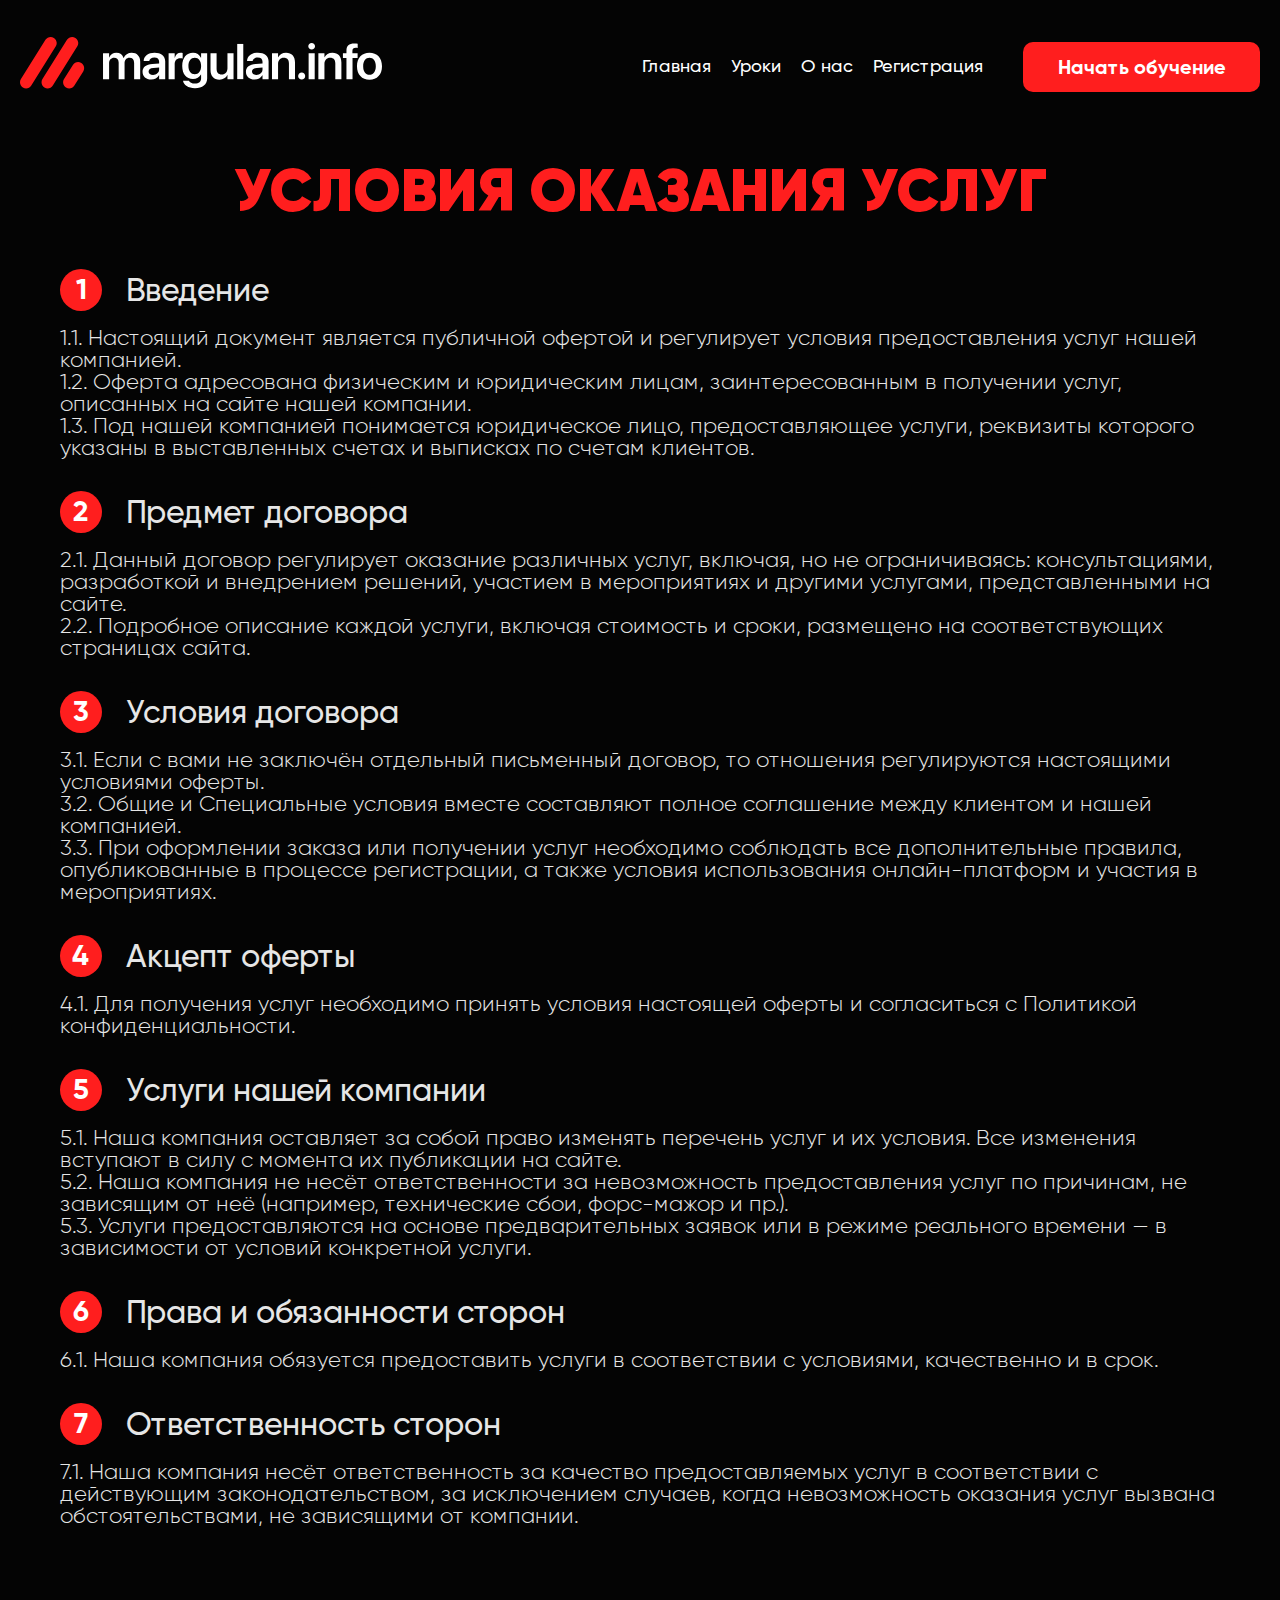
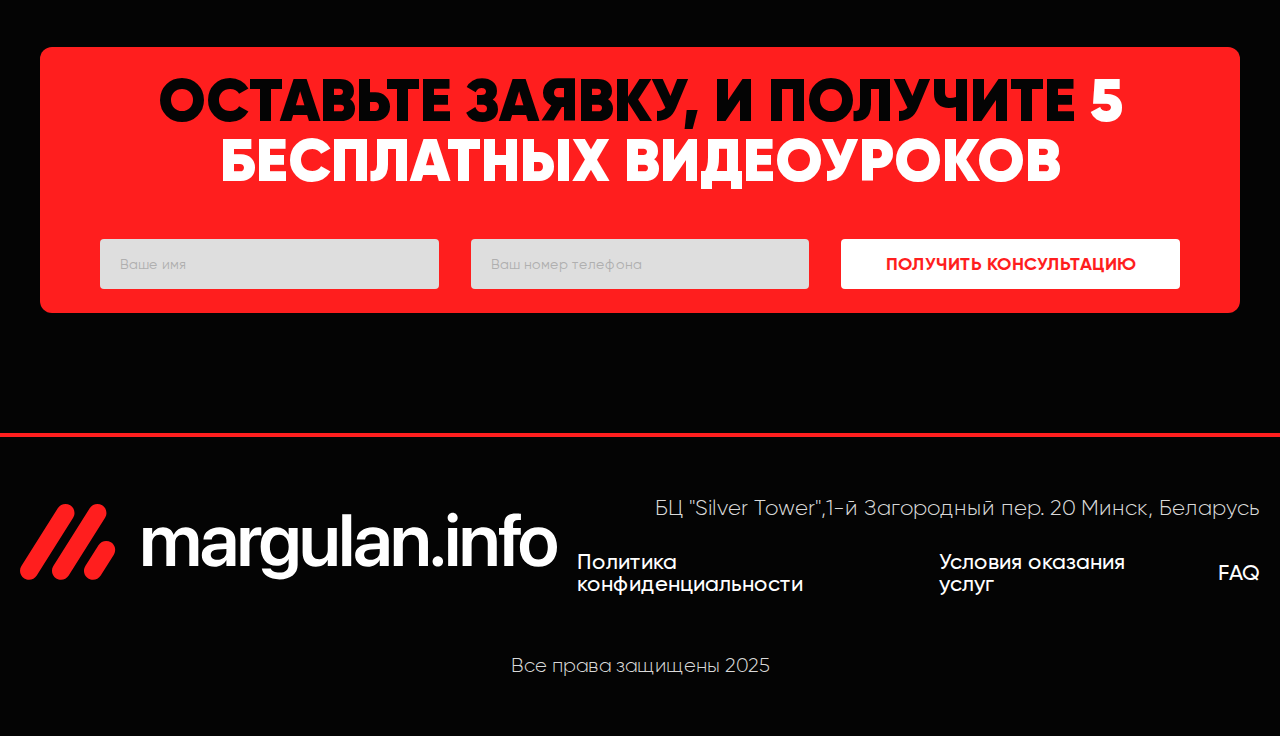
<file: terms-service.html>
<!DOCTYPE html>
<html lang="ru">

<head>
  <meta charset="UTF-8">
  <meta name="viewport" content="width=device-width, initial-scale=1.0">
  <title>Margulan-info</title>
  <!-- Swiper css -->
  <link rel="stylesheet" href="https://cdn.jsdelivr.net/npm/swiper@11/swiper-bundle.min.css" />
  <!-- Swiper css -->
  <!-- favicon -->
  <link rel="icon" href="./images/logo/favicon.svg">
  <!-- favicon -->
  <!-- fonts -->
  <link rel="stylesheet" href="./assets/fonts/Gilroy/stylesheet.css">
  <!-- fonts -->
  <!-- css link -->
  <link rel="stylesheet" href="./assets/scss/style.css">
  <!-- css link -->
</head>

<body>
  <div class="wrapper">

    <!-- header -->
    <header class="header">
      <div class="container">
        <a href="/" class="logo">
          <img src="./assets/images/logo/header_logo.svg" alt="">
        </a>
        <div class="header_right">
          <button class="header_right_close">
            <svg width="24" height="24" viewBox="0 0 18 18" fill="none" xmlns="http://www.w3.org/2000/svg">
              <path d="M14.0625 3.9375L3.9375 14.0625" stroke="#ffffff" stroke-linecap="round" stroke-linejoin="round" />
              <path d="M14.0625 14.0625L3.9375 3.9375" stroke="#ffffff" stroke-linecap="round" stroke-linejoin="round" />
            </svg>
          </button>
          <ul>
            <li>
              <a href="#">
                Главная
              </a>
            </li>
            <li>
              <a href="#contactBlock">
                Уроки
              </a>
            </li>
            <li>
              <a href="./faq.html">
                О нас
              </a>
            </li>
            <li>
              <a href="#">
                Регистрация
              </a>
            </li>
          </ul>
          <button class="red_btn">
            Начать обучение
          </button>
        </div>
        <button class="burger">
          <img src="./assets/images/icons/burger_btn.svg" alt="">
        </button>
      </div>
    </header>
    <!-- header -->

    <!-- main -->
    <main>

      <!-- privacy_policy -->
      <section class="privacy_policy">
        <div class="container">
          <h3>
            Условия оказания услуг
          </h3>
          <div class="privacy_policy_in">
            <div class="privacy_policy_block">
              <h6>
                <span>
                  1
                </span>
                Введение
              </h6>
              <ul>
                <li>
                  1.1. Настоящий документ является публичной офертой и регулирует условия предоставления услуг нашей компанией.
                </li>
                <li>
                  1.2. Оферта адресована физическим и юридическим лицам, заинтересованным в получении услуг, описанных на сайте
                  нашей компании.
                </li>
                <li>
                  1.3. Под нашей компанией понимается юридическое лицо, предоставляющее услуги, реквизиты которого указаны в
                  выставленных счетах и выписках по счетам клиентов.
                </li>
              </ul>
            </div>
            <div class="privacy_policy_block">
              <h6>
                <span>
                  2
                </span>
                Предмет договора
              </h6>
              <ul>
                <li>
                  2.1. Данный договор регулирует оказание различных услуг, включая, но не ограничиваясь: консультациями, разработкой
                  и внедрением решений, участием в мероприятиях и другими услугами, представленными на сайте.
                </li>
                <li>
                  2.2. Подробное описание каждой услуги, включая стоимость и сроки, размещено на соответствующих страницах сайта.
                </li>
              </ul>
            </div>
            <div class="privacy_policy_block">
              <h6>
                <span>
                  3
                </span>
                Условия договора
              </h6>
              <ul>
                <li>
                  3.1. Если с вами не заключён отдельный письменный договор, то отношения регулируются настоящими условиями оферты.
                </li>
                <li>
                  3.2. Общие и Специальные условия вместе составляют полное соглашение между клиентом и нашей компанией.
                </li>
                <li>
                  3.3. При оформлении заказа или получении услуг необходимо соблюдать все дополнительные правила, опубликованные в
                  процессе регистрации, а также условия использования онлайн-платформ и участия в мероприятиях.
                </li>
              </ul>
            </div>
            <div class="privacy_policy_block">
              <h6>
                <span>
                  4
                </span>
                Акцепт оферты
              </h6>
              <ul>
                <li>
                  4.1. Для получения услуг необходимо принять условия настоящей оферты и согласиться с Политикой конфиденциальности.
                </li>
              </ul>
            </div>
            <div class="privacy_policy_block">
              <h6>
                <span>
                  5
                </span>
                Услуги нашей компании
              </h6>
              <ul>
                <li>
                  5.1. Наша компания оставляет за собой право изменять перечень услуг и их условия. Все изменения вступают в силу с
                  момента их публикации на сайте.
                </li>
                <li>
                  5.2. Наша компания не несёт ответственности за невозможность предоставления услуг по причинам, не зависящим от неё
                  (например, технические сбои, форс-мажор и пр.).
                </li>
                <li>
                  5.3. Услуги предоставляются на основе предварительных заявок или в режиме реального времени — в зависимости от
                  условий конкретной услуги.
                </li>
              </ul>
            </div>
            <div class="privacy_policy_block">
              <h6>
                <span>
                  6
                </span>
                Права и обязанности сторон
              </h6>
              <ul>
                <li>
                  6.1. Наша компания обязуется предоставить услуги в соответствии с условиями, качественно и в срок.
                </li>
              </ul>
            </div>
            <div class="privacy_policy_block">
              <h6>
                <span>
                  7
                </span>
                Ответственность сторон
              </h6>
              <ul>
                <li>
                  7.1. Наша компания несёт ответственность за качество предоставляемых услуг в соответствии с действующим
                  законодательством, за исключением случаев, когда невозможность оказания услуг вызвана обстоятельствами, не
                  зависящими от компании.
                </li>
              </ul>
            </div>
          </div>
        </div>
      </section>
      <!-- privacy_policy -->

      <!-- contact -->
      <section class="contact" id="contactBlock">
        <h3>
          Оставьте заявку, и получите
          <span>5 БЕСПЛАТНЫХ видеоуроков</span>
        </h3>
        <form action="#">
          <input type="text" placeholder="Ваше имя">
          <input type="tel" placeholder="Ваш номер телефона">
          <button>
            Получить Консультацию
          </button>
        </form>
      </section>
      <!-- contact -->
  </main>
  <!-- main -->

  <!-- footer -->
  <footer class="footer section-top">
    <div class="container">
      <div class="footer_top">
        <a href="/" class="logo">
          <img src="./assets/images/logo/header_logo.svg" alt="">
        </a>
        <div class="footer_top_right">
          <span>
            БЦ "Silver Tower",1-й Загородный пер. 20 Минск, Беларусь
          </span>
          <ul>
            <li>
              <a href="./privacy-policy.html">
                Политика конфиденциальности
              </a>
            </li>
            <li>
              <a href="./terms-service.html">
                Условия оказания услуг
              </a>
            </li>
            <li>
              <a href="./faq.html">
                FAQ
              </a>
            </li>
          </ul>
        </div>
      </div>
      <span class="end_text">
        Все права защищены 2025
      </span>
    </div>
  </footer>
  <!-- footer -->
  </div>

  <!-- Swiper js -->
  <script src="https://cdn.jsdelivr.net/npm/swiper@11/swiper-bundle.min.js" defer></script>
  <!-- Swiper js -->
  <!-- js file -->
  <script src="./assets/scripts/main.js" defer></script>
  <!-- js file -->
</body>

</html>
</file>
<file: assets/fonts/Gilroy/stylesheet.css>
@font-face {
    font-family: 'Gilroy';
    src: url('Gilroy-ExtraBold.eot');
    src: local('Gilroy ExtraBold'), local('Gilroy-ExtraBold'),
        url('Gilroy-ExtraBold.eot?#iefix') format('embedded-opentype'),
        url('Gilroy-ExtraBold.woff') format('woff'),
        url('Gilroy-ExtraBold.ttf') format('truetype');
    font-weight: 800;
    font-style: normal;
}

@font-face {
    font-family: 'Gilroy';
    src: url('Gilroy-Heavy.eot');
    src: local('Gilroy Heavy'), local('Gilroy-Heavy'),
        url('Gilroy-Heavy.eot?#iefix') format('embedded-opentype'),
        url('Gilroy-Heavy.woff') format('woff'),
        url('Gilroy-Heavy.ttf') format('truetype');
    font-weight: 900;
    font-style: normal;
}

@font-face {
    font-family: 'Gilroy';
    src: url('Gilroy-LightItalic.eot');
    src: local('Gilroy Light Italic'), local('Gilroy-LightItalic'),
        url('Gilroy-LightItalic.eot?#iefix') format('embedded-opentype'),
        url('Gilroy-LightItalic.woff') format('woff'),
        url('Gilroy-LightItalic.ttf') format('truetype');
    font-weight: 300;
    font-style: italic;
}

@font-face {
    font-family: 'Gilroy';
    src: url('Gilroy-ThinItalic.eot');
    src: local('Gilroy Thin Italic'), local('Gilroy-ThinItalic'),
        url('Gilroy-ThinItalic.eot?#iefix') format('embedded-opentype'),
        url('Gilroy-ThinItalic.woff') format('woff'),
        url('Gilroy-ThinItalic.ttf') format('truetype');
    font-weight: 100;
    font-style: italic;
}

@font-face {
    font-family: 'Gilroy';
    src: url('Gilroy-BlackItalic.eot');
    src: local('Gilroy Black Italic'), local('Gilroy-BlackItalic'),
        url('Gilroy-BlackItalic.eot?#iefix') format('embedded-opentype'),
        url('Gilroy-BlackItalic.woff') format('woff'),
        url('Gilroy-BlackItalic.ttf') format('truetype');
    font-weight: 900;
    font-style: italic;
}

@font-face {
    font-family: 'Gilroy';
    src: url('Gilroy-BoldItalic.eot');
    src: local('Gilroy Bold Italic'), local('Gilroy-BoldItalic'),
        url('Gilroy-BoldItalic.eot?#iefix') format('embedded-opentype'),
        url('Gilroy-BoldItalic.woff') format('woff'),
        url('Gilroy-BoldItalic.ttf') format('truetype');
    font-weight: bold;
    font-style: italic;
}

@font-face {
    font-family: 'Gilroy';
    src: url('Gilroy-SemiBold.eot');
    src: local('Gilroy SemiBold'), local('Gilroy-SemiBold'),
        url('Gilroy-SemiBold.eot?#iefix') format('embedded-opentype'),
        url('Gilroy-SemiBold.woff') format('woff'),
        url('Gilroy-SemiBold.ttf') format('truetype');
    font-weight: 600;
    font-style: normal;
}

@font-face {
    font-family: 'Gilroy';
    src: url('Gilroy-UltraLightItalic.eot');
    src: local('Gilroy UltraLight Italic'), local('Gilroy-UltraLightItalic'),
        url('Gilroy-UltraLightItalic.eot?#iefix') format('embedded-opentype'),
        url('Gilroy-UltraLightItalic.woff') format('woff'),
        url('Gilroy-UltraLightItalic.ttf') format('truetype');
    font-weight: 200;
    font-style: italic;
}

@font-face {
    font-family: 'Gilroy';
    src: url('Gilroy-SemiBoldItalic.eot');
    src: local('Gilroy SemiBold Italic'), local('Gilroy-SemiBoldItalic'),
        url('Gilroy-SemiBoldItalic.eot?#iefix') format('embedded-opentype'),
        url('Gilroy-SemiBoldItalic.woff') format('woff'),
        url('Gilroy-SemiBoldItalic.ttf') format('truetype');
    font-weight: 600;
    font-style: italic;
}

@font-face {
    font-family: 'Gilroy';
    src: url('Gilroy-Light.eot');
    src: local('Gilroy Light'), local('Gilroy-Light'),
        url('Gilroy-Light.eot?#iefix') format('embedded-opentype'),
        url('Gilroy-Light.woff') format('woff'),
        url('Gilroy-Light.ttf') format('truetype');
    font-weight: 300;
    font-style: normal;
}

@font-face {
    font-family: 'Gilroy';
    src: url('Gilroy-MediumItalic.eot');
    src: local('Gilroy Medium Italic'), local('Gilroy-MediumItalic'),
        url('Gilroy-MediumItalic.eot?#iefix') format('embedded-opentype'),
        url('Gilroy-MediumItalic.woff') format('woff'),
        url('Gilroy-MediumItalic.ttf') format('truetype');
    font-weight: 500;
    font-style: italic;
}

@font-face {
    font-family: 'Gilroy';
    src: url('Gilroy-ExtraBoldItalic.eot');
    src: local('Gilroy ExtraBold Italic'), local('Gilroy-ExtraBoldItalic'),
        url('Gilroy-ExtraBoldItalic.eot?#iefix') format('embedded-opentype'),
        url('Gilroy-ExtraBoldItalic.woff') format('woff'),
        url('Gilroy-ExtraBoldItalic.ttf') format('truetype');
    font-weight: 800;
    font-style: italic;
}

@font-face {
    font-family: 'Gilroy';
    src: url('Gilroy-Regular.eot');
    src: local('Gilroy Regular'), local('Gilroy-Regular'),
        url('Gilroy-Regular.eot?#iefix') format('embedded-opentype'),
        url('Gilroy-Regular.woff') format('woff'),
        url('Gilroy-Regular.ttf') format('truetype');
    font-weight: normal;
    font-style: normal;
}

@font-face {
    font-family: 'Gilroy';
    src: url('Gilroy-HeavyItalic.eot');
    src: local('Gilroy Heavy Italic'), local('Gilroy-HeavyItalic'),
        url('Gilroy-HeavyItalic.eot?#iefix') format('embedded-opentype'),
        url('Gilroy-HeavyItalic.woff') format('woff'),
        url('Gilroy-HeavyItalic.ttf') format('truetype');
    font-weight: 900;
    font-style: italic;
}

@font-face {
    font-family: 'Gilroy';
    src: url('Gilroy-Medium.eot');
    src: local('Gilroy Medium'), local('Gilroy-Medium'),
        url('Gilroy-Medium.eot?#iefix') format('embedded-opentype'),
        url('Gilroy-Medium.woff') format('woff'),
        url('Gilroy-Medium.ttf') format('truetype');
    font-weight: 500;
    font-style: normal;
}

@font-face {
    font-family: 'Gilroy';
    src: url('Gilroy-RegularItalic.eot');
    src: local('Gilroy Regular Italic'), local('Gilroy-RegularItalic'),
        url('Gilroy-RegularItalic.eot?#iefix') format('embedded-opentype'),
        url('Gilroy-RegularItalic.woff') format('woff'),
        url('Gilroy-RegularItalic.ttf') format('truetype');
    font-weight: normal;
    font-style: italic;
}

@font-face {
    font-family: 'Gilroy';
    src: url('Gilroy-UltraLight.eot');
    src: local('Gilroy UltraLight'), local('Gilroy-UltraLight'),
        url('Gilroy-UltraLight.eot?#iefix') format('embedded-opentype'),
        url('Gilroy-UltraLight.woff') format('woff'),
        url('Gilroy-UltraLight.ttf') format('truetype');
    font-weight: 200;
    font-style: normal;
}

@font-face {
    font-family: 'Gilroy';
    src: url('Gilroy-Bold.eot');
    src: local('Gilroy Bold'), local('Gilroy-Bold'),
        url('Gilroy-Bold.eot?#iefix') format('embedded-opentype'),
        url('Gilroy-Bold.woff') format('woff'),
        url('Gilroy-Bold.ttf') format('truetype');
    font-weight: bold;
    font-style: normal;
}

@font-face {
    font-family: 'Gilroy';
    src: url('Gilroy-Thin.eot');
    src: local('Gilroy Thin'), local('Gilroy-Thin'),
        url('Gilroy-Thin.eot?#iefix') format('embedded-opentype'),
        url('Gilroy-Thin.woff') format('woff'),
        url('Gilroy-Thin.ttf') format('truetype');
    font-weight: 100;
    font-style: normal;
}

@font-face {
    font-family: 'Gilroy';
    src: url('Gilroy-Black.eot');
    src: local('Gilroy Black'), local('Gilroy-Black'),
        url('Gilroy-Black.eot?#iefix') format('embedded-opentype'),
        url('Gilroy-Black.woff') format('woff'),
        url('Gilroy-Black.ttf') format('truetype');
    font-weight: 900;
    font-style: normal;
}
</file>
<file: assets/scss/style.css>
/*! normalize.css v8.0.1 | MIT License | github.com/necolas/normalize.css */
/* Document
   ========================================================================== */
/**
 * 1. Correct the line height in all browsers.
 * 2. Prevent adjustments of font size after orientation changes in iOS.
 */
html {
  line-height: 1.15; /* 1 */
  -webkit-text-size-adjust: 100%; /* 2 */
}

/* Sections
   ========================================================================== */
/**
 * Remove the margin in all browsers.
 */
body {
  margin: 0;
}

/**
 * Render the `main` element consistently in IE.
 */
main {
  display: block;
}

/**
 * Correct the font size and margin on `h1` elements within `section` and
 * `article` contexts in Chrome, Firefox, and Safari.
 */
h1 {
  font-size: 2em;
}

/* Grouping content
   ========================================================================== */
/**
 * 1. Add the correct box sizing in Firefox.
 * 2. Show the overflow in Edge and IE.
 */
hr {
  box-sizing: content-box; /* 1 */
  height: 0; /* 1 */
  overflow: visible; /* 2 */
}

/**
 * 1. Correct the inheritance and scaling of font size in all browsers.
 * 2. Correct the odd `em` font sizing in all browsers.
 */
pre {
  font-family: monospace, monospace; /* 1 */
  font-size: 1em; /* 2 */
}

/* Text-level semantics
   ========================================================================== */
/**
 * Remove the gray background on active links in IE 10.
 */
a {
  background-color: transparent;
}

/**
 * 1. Remove the bottom border in Chrome 57-
 * 2. Add the correct text decoration in Chrome, Edge, IE, Opera, and Safari.
 */
abbr[title] {
  border-bottom: none; /* 1 */
  text-decoration: underline; /* 2 */
  -webkit-text-decoration: underline dotted;
          text-decoration: underline dotted; /* 2 */
}

/**
 * Add the correct font weight in Chrome, Edge, and Safari.
 */
b,
strong {
  font-weight: bolder;
}

/**
 * 1. Correct the inheritance and scaling of font size in all browsers.
 * 2. Correct the odd `em` font sizing in all browsers.
 */
code,
kbd,
samp {
  font-family: monospace, monospace; /* 1 */
  font-size: 1em; /* 2 */
}

/**
 * Add the correct font size in all browsers.
 */
small {
  font-size: 80%;
}

/**
 * Prevent `sub` and `sup` elements from affecting the line height in
 * all browsers.
 */
sub,
sup {
  font-size: 75%;
  line-height: 0;
  position: relative;
  vertical-align: baseline;
}

sub {
  bottom: -0.25em;
}

sup {
  top: -0.5em;
}

/* Embedded content
   ========================================================================== */
/**
 * Remove the border on images inside links in IE 10.
 */
img {
  border-style: none;
}

/* Forms
   ========================================================================== */
/**
 * 1. Change the font styles in all browsers.
 * 2. Remove the margin in Firefox and Safari.
 */
button,
input,
optgroup,
select,
textarea {
  font-family: inherit; /* 1 */
  font-size: 100%; /* 1 */
  line-height: 1.15; /* 1 */
  margin: 0; /* 2 */
}

/**
 * Show the overflow in IE.
 * 1. Show the overflow in Edge.
 */
button,
input { /* 1 */
  overflow: visible;
}

/**
 * Remove the inheritance of text transform in Edge, Firefox, and IE.
 * 1. Remove the inheritance of text transform in Firefox.
 */
button,
select { /* 1 */
  text-transform: none;
}

/**
 * Correct the inability to style clickable types in iOS and Safari.
 */
button,
[type=button],
[type=reset],
[type=submit] {
  -webkit-appearance: button;
}

/**
 * Remove the inner border and padding in Firefox.
 */
button::-moz-focus-inner,
[type=button]::-moz-focus-inner,
[type=reset]::-moz-focus-inner,
[type=submit]::-moz-focus-inner {
  border-style: none;
  padding: 0;
}

/**
 * Restore the focus styles unset by the previous rule.
 */
button:-moz-focusring,
[type=button]:-moz-focusring,
[type=reset]:-moz-focusring,
[type=submit]:-moz-focusring {
  outline: 1px dotted ButtonText;
}

/**
 * Correct the padding in Firefox.
 */
fieldset {
  padding: 0.35em 0.75em 0.625em;
}

/**
 * 1. Correct the text wrapping in Edge and IE.
 * 2. Correct the color inheritance from `fieldset` elements in IE.
 * 3. Remove the padding so developers are not caught out when they zero out
 *    `fieldset` elements in all browsers.
 */
legend {
  box-sizing: border-box; /* 1 */
  color: inherit; /* 2 */
  display: table; /* 1 */
  max-width: 100%; /* 1 */
  padding: 0; /* 3 */
  white-space: normal; /* 1 */
}

/**
 * Add the correct vertical alignment in Chrome, Firefox, and Opera.
 */
progress {
  vertical-align: baseline;
}

/**
 * Remove the default vertical scrollbar in IE 10+.
 */
textarea {
  overflow: auto;
}

/**
 * 1. Add the correct box sizing in IE 10.
 * 2. Remove the padding in IE 10.
 */
[type=checkbox],
[type=radio] {
  box-sizing: border-box; /* 1 */
  padding: 0; /* 2 */
}

/**
 * Correct the cursor style of increment and decrement buttons in Chrome.
 */
[type=number]::-webkit-inner-spin-button,
[type=number]::-webkit-outer-spin-button {
  height: auto;
}

/**
 * 1. Correct the odd appearance in Chrome and Safari.
 * 2. Correct the outline style in Safari.
 */
[type=search] {
  -webkit-appearance: textfield; /* 1 */
  outline-offset: -2px; /* 2 */
}

/**
 * Remove the inner padding in Chrome and Safari on macOS.
 */
[type=search]::-webkit-search-decoration {
  -webkit-appearance: none;
}

/**
 * 1. Correct the inability to style clickable types in iOS and Safari.
 * 2. Change font properties to `inherit` in Safari.
 */
::-webkit-file-upload-button {
  -webkit-appearance: button; /* 1 */
  font: inherit; /* 2 */
}

/* Interactive
   ========================================================================== */
/*
 * Add the correct display in Edge, IE 10+, and Firefox.
 */
details {
  display: block;
}

/*
 * Add the correct display in all browsers.
 */
summary {
  display: list-item;
}

/* Misc
   ========================================================================== */
/**
 * Add the correct display in IE 10+.
 */
template {
  display: none;
}

/**
 * Add the correct display in IE 10.
 */
[hidden] {
  display: none;
}

.grid-container {
  display: grid;
  grid-template-columns: repeat(4, 1fr);
  gap: 30px;
}
@media (max-width: 1300px) {
  .grid-container {
    grid-template-columns: repeat(3, 1fr);
  }
}
@media (max-width: 993px) {
  .grid-container {
    grid-template-columns: repeat(2, 1fr);
    gap: 20px;
  }
}
@media (max-width: 520px) {
  .grid-container {
    grid-template-columns: 1fr;
  }
}

* {
  margin: 0;
  padding: 0;
  box-sizing: border-box;
  list-style: none;
}

a {
  text-decoration: none;
  color: inherit;
  display: inline-block;
}

img {
  max-width: 100%;
}

span, label {
  display: inline-block;
}

html {
  scroll-behavior: smooth;
}

body {
  font-family: "Gilroy", sans-serif;
  font-style: normal;
  font-display: swap;
  background: #040404;
}

input, textarea {
  outline: none;
  border: 0;
  background: transparent;
}

button {
  border: none;
  cursor: pointer;
  background: transparent;
  outline: 0;
}

address {
  font-style: normal;
}

.wrapper {
  width: 100%;
  overflow: hidden;
}

ul, ol, dl {
  list-style: none;
  padding: 0;
  margin: 0;
}

p, h1, h2, h3, h4, h5, h6 {
  padding: 0;
  margin: 0;
}

.container {
  max-width: 1540px;
  margin: 0 auto;
  padding: 0 20px;
}

.section-top {
  margin-top: 120px;
}
@media (max-width: 1024px) {
  .section-top {
    margin-top: 60px;
  }
}

.section_title {
  font-weight: 1000;
  font-size: 60px;
  line-height: 100%;
  text-align: center;
  text-transform: uppercase;
  color: #FFFFFF;
}
.section_title span {
  color: #FF1E1E;
}
@media (max-width: 1024px) {
  .section_title {
    font-size: 29px;
    line-height: 28px;
  }
}

.red_btn {
  font-weight: 700;
  font-size: 20px;
  line-height: 100%;
  text-align: center;
  display: flex;
  align-items: center;
  justify-content: center;
  padding: 15px;
  border-radius: 10px;
  background: #FF1E1E;
  color: #FFFFFF;
  width: 237px;
  transition: 0.3s ease;
}
.red_btn:hover {
  box-shadow: 0 0 15px #FF1E1E, 0 0 30px #FF1E1E, 0 0 45px rgba(255, 30, 30, 0.8);
  transform: translateY(-2px);
}
.red_btn:active {
  box-shadow: inset 0 0 12px rgba(255, 30, 30, 0.8), 0 0 8px rgba(255, 30, 30, 0.5);
  transform: translateY(1px);
}

.header {
  padding: 37px 0;
}
@media (max-width: 1024px) {
  .header {
    padding: 20px 0;
    position: absolute;
    top: 0;
    width: 100%;
    z-index: 3;
  }
}
.header .container {
  display: flex;
  align-items: center;
  justify-content: space-between;
}
.header .logo {
  width: 362px;
}
@media (max-width: 768px) {
  .header .logo {
    width: 160px;
  }
}
.header .logo img {
  width: 100%;
}
.header_right {
  display: flex;
  align-items: center;
  gap: 140px;
  transition: 0.3s ease;
}
@media (max-width: 1280px) {
  .header_right {
    gap: 40px;
  }
}
@media (max-width: 1024px) {
  .header_right {
    position: fixed;
    left: -100%;
    top: 0;
    height: 100%;
    background: #040404;
    flex-direction: column;
    padding: 60px 20px;
    width: 100%;
    z-index: 8;
  }
}
.header_right_close {
  position: absolute;
  top: 20px;
  right: 20px;
  display: none;
}
@media (max-width: 1024px) {
  .header_right_close {
    display: flex;
  }
}
.header_right.active {
  left: 0;
}
@media (max-width: 480px) {
  .header_right .red_btn {
    width: 100%;
  }
}
.header ul {
  display: flex;
  align-items: center;
  gap: 20px;
}
@media (max-width: 1024px) {
  .header ul {
    flex-direction: column;
  }
}
.header ul a {
  font-weight: 500;
  font-size: 18px;
  line-height: 100%;
  color: #FFFFFF;
  transition: 0.3s ease;
}
.header ul a:hover {
  color: #FF1E1E;
}
.header ul a.active {
  color: #FF1E1E;
}
.header .burger {
  display: none;
}
@media (max-width: 1024px) {
  .header .burger {
    display: flex;
  }
}

.home {
  background: linear-gradient(180deg, #27181D 50%, #FF1E1E 100%);
  padding: 44px 0;
}
@media (max-width: 1024px) {
  .home {
    padding: 0;
  }
}
.home .home_media_img {
  display: none;
}
@media (max-width: 1024px) {
  .home .home_media_img {
    display: block;
    position: absolute;
    z-index: 1;
    left: 0;
    top: 0;
    width: 100%;
    height: 100%;
    -o-object-fit: cover;
       object-fit: cover;
  }
}
.home .container {
  display: flex;
  position: relative;
  padding-right: 500px;
}
@media (max-width: 1024px) {
  .home .container {
    display: block;
    padding-right: 20px;
    padding: 35px 20px;
  }
}
.home_text {
  max-width: 1022px;
}
@media (max-width: 1024px) {
  .home_text {
    max-width: 100%;
    text-align: center;
    padding-top: 406px;
    position: relative;
    z-index: 2;
  }
}
.home_text h1 {
  font-weight: 1000;
  font-size: 72px;
  line-height: 130%;
  text-transform: uppercase;
  color: #FFFFFF;
}
@media (max-width: 1024px) {
  .home_text h1 {
    font-size: 28px;
  }
}
.home_text p {
  margin: 20px 0 36px 0;
  font-weight: 400;
  font-size: 32px;
  line-height: 100%;
  color: #FFFFFF;
}
@media (max-width: 1024px) {
  .home_text p {
    font-size: 20px;
    line-height: 22px;
    margin: 8px 0 30px 0;
  }
}
.home_text .red_btn {
  border-radius: 5px;
  background: #FFFFFF;
  color: #FF1E1E;
  text-transform: uppercase;
}
@media (max-width: 1024px) {
  .home_text .red_btn {
    width: 100%;
  }
}
@media (max-width: 1024px) {
  .home_img {
    display: none;
  }
}
.home_img img {
  position: absolute;
  bottom: -44px;
  right: 20px;
  min-width: 650px;
  display: flex;
  flex-shrink: 0;
}

.result_head {
  margin-bottom: 48px;
}
@media (max-width: 1024px) {
  .result_head {
    margin-bottom: 16px;
  }
}
.result_head p {
  font-weight: 500;
  font-size: 32px;
  line-height: 100%;
  text-align: center;
  color: #FFFFFF;
  margin-top: 16px;
}
@media (max-width: 1024px) {
  .result_head p {
    font-size: 20px;
    margin-top: 12px;
  }
}
.result_blocks {
  display: grid;
  grid-template-columns: repeat(4, 1fr);
  gap: 36px;
  max-width: 1088px;
  margin: auto;
}
@media (max-width: 1024px) {
  .result_blocks {
    gap: 15px;
  }
}
@media (max-width: 768px) {
  .result_blocks {
    grid-template-columns: repeat(2, 1fr);
  }
}
.result_block {
  border: 1px solid #FF1E1E;
  border-radius: 5px;
  padding: 12px;
}
@media (max-width: 1024px) {
  .result_block {
    padding: 5px;
  }
}
.result_block h6 {
  font-weight: 700;
  font-size: 48px;
  line-height: 100%;
  text-align: center;
  color: #FF1E1E;
  margin-bottom: 8px;
}
@media (max-width: 1024px) {
  .result_block h6 {
    font-size: 32px;
    margin-bottom: 4px;
  }
}
.result_block p {
  font-weight: 300;
  font-size: 20px;
  line-height: 100%;
  text-align: center;
  color: #E6E6E6;
}
.result_block p b {
  font-weight: 600;
}
@media (max-width: 1024px) {
  .result_block p {
    font-size: 16px;
  }
}
.result blockquote {
  margin: 28px auto 0 auto;
  margin-top: 28px;
  max-width: 490px;
  font-weight: 300;
  font-size: 20px;
  line-height: 100%;
  color: #263238;
  border-radius: 5px;
  background: #E6E6E6;
  padding: 8px;
  border-left: 2px solid #FF1E1E;
}
@media (max-width: 1024px) {
  .result blockquote {
    margin: 16px auto 0 auto;
    font-size: 16px;
  }
}
.result .red_btn {
  height: 50px;
  border-radius: 5px;
  text-transform: uppercase;
  width: 334px;
  margin: 40px auto 0 auto;
}
@media (max-width: 1024px) {
  .result .red_btn {
    margin: 20px auto 0 auto;
    font-size: 18px;
  }
}
@media (max-width: 480px) {
  .result .red_btn {
    width: 100%;
  }
}

.platform .container {
  max-width: 800px;
}
.platform p {
  font-weight: 500;
  font-size: 32px;
  line-height: 100%;
  text-align: center;
  color: #FFFFFF;
  margin: 12px 0 0 0;
}
@media (max-width: 1024px) {
  .platform p {
    font-size: 20px;
  }
}
.platform_in {
  display: grid;
  grid-template-columns: repeat(2, 1fr);
  gap: 100px 60px;
  margin-top: 48px;
}
@media (max-width: 1024px) {
  .platform_in {
    gap: 32px;
    margin-top: 32px;
  }
}
@media (max-width: 640px) {
  .platform_in {
    grid-template-columns: repeat(1, 1fr);
  }
}
.platform_in h6 {
  font-weight: 700;
  font-size: 28px;
  line-height: 100%;
  color: #FFFFFF;
  display: flex;
  align-items: center;
  gap: 10px;
}
.platform_in h6 span {
  flex-shrink: 0;
  width: 42px;
  height: 42px;
  border-radius: 50%;
  background: #FF1E1E;
  display: flex;
  align-items: center;
  justify-content: center;
  font-weight: 700;
  font-size: 28.88px;
  line-height: 100%;
  color: #FFFFFF;
}
@media (max-width: 1024px) {
  .platform_in h6 span {
    font-size: 22px;
    width: 32px;
    height: 32px;
  }
}
@media (max-width: 1024px) {
  .platform_in h6 {
    font-size: 16px;
  }
}
.platform_in p {
  font-weight: 300;
  font-size: 20px;
  line-height: 100%;
  color: #E6E6E6;
  text-align: left;
  margin-top: 10px;
}
@media (max-width: 1024px) {
  .platform_in p {
    font-size: 16px;
  }
}

.trening_cards {
  display: grid;
  grid-template-columns: repeat(3, 1fr);
  gap: 60px;
  margin-top: 48px;
}
@media (max-width: 1280px) {
  .trening_cards {
    gap: 12px;
  }
}
@media (max-width: 1024px) {
  .trening_cards {
    margin-top: 16px;
    grid-template-columns: repeat(2, 1fr);
  }
}
@media (max-width: 640px) {
  .trening_cards {
    grid-template-columns: repeat(1, 1fr);
  }
}
.trening_card {
  border: 1px solid #FF1E1E;
  border-radius: 5px;
  overflow: hidden;
}
.trening_card_img {
  position: relative;
  width: 332px;
  height: 155px;
  margin: auto;
}
@media (max-width: 1280px) {
  .trening_card_img {
    width: 100%;
  }
}
.trening_card_img::before {
  content: "";
  position: absolute;
  top: 0;
  left: 0;
  width: 100%;
  height: 100%;
  background: rgba(0, 0, 0, 0.5);
}
.trening_card_img img {
  width: 100%;
  height: 100%;
  -o-object-fit: cover;
     object-fit: cover;
}
.trening_card_text {
  padding: 12px;
  margin-top: 4px;
}
.trening_card_text h6 {
  font-weight: 700;
  font-size: 32px;
  line-height: 100%;
  color: #FF1E1E;
  min-height: 64px;
}
@media (max-width: 1024px) {
  .trening_card_text h6 {
    font-size: 20px;
    min-height: 40px;
  }
}
.trening_card_text p {
  font-weight: 300;
  font-size: 20px;
  line-height: 100%;
  color: #FFFFFF;
  margin: 16px 0 12px;
}
@media (max-width: 1024px) {
  .trening_card_text p {
    font-size: 14px;
    margin: 8px 0 12px;
  }
}
.trening_card .play_btn {
  position: absolute;
  top: 50%;
  left: 50%;
  transform: translate(-50%, -50%);
  width: 36px;
  height: 36px;
  border-radius: 50%;
  display: flex;
  align-items: center;
  justify-content: center;
  background: #FF1E1E;
}
.trening_card .play_btn img {
  width: 22px;
  height: 22px;
  -o-object-fit: contain;
     object-fit: contain;
}
.trening_card .red_btn {
  height: 36px;
  width: 100%;
  border-radius: 5px;
  font-size: 18px;
  line-height: 20px;
  padding: 8px;
}

.personal_in {
  display: flex;
  align-items: center;
  justify-content: center;
  gap: 80px;
}
@media (max-width: 1024px) {
  .personal_in {
    gap: 24px;
  }
}
@media (max-width: 768px) {
  .personal_in {
    flex-direction: column;
  }
}
.personal_img {
  width: 355px;
  height: 355px;
  border-radius: 50%;
  overflow: hidden;
  display: flex;
  flex-shrink: 0;
}
.personal_img img {
  width: 100%;
  height: 100%;
  -o-object-fit: cover;
     object-fit: cover;
}
@media (max-width: 768px) {
  .personal_img {
    width: 210px;
    height: 210px;
  }
}
.personal_text {
  max-width: 600px;
}
@media (max-width: 768px) {
  .personal_text {
    max-width: 100%;
  }
}
.personal_text span {
  font-weight: 400;
  font-size: 20px;
  line-height: 100%;
  color: #E6E6E6;
}
@media (max-width: 1024px) {
  .personal_text span {
    font-size: 18px;
  }
}
.personal_text h3 {
  font-weight: 800;
  font-size: 32px;
  line-height: 100%;
  color: #FFFFFF;
  border-bottom: 2px solid #FF1E1E;
  padding-bottom: 20px;
  margin-bottom: 20px;
  margin-top: 8px;
}
@media (max-width: 1024px) {
  .personal_text h3 {
    font-size: 24px;
    padding-bottom: 8px;
  }
}
.personal_text p {
  font-weight: 300;
  font-size: 20px;
  line-height: 100%;
  color: #FEFEFE;
  margin-bottom: 20px;
}
@media (max-width: 1024px) {
  .personal_text p {
    font-size: 16px;
    margin-bottom: 16px;
  }
}
.personal_text blockquote {
  margin-bottom: 32px;
  font-weight: 300;
  font-size: 22px;
  line-height: 100%;
  color: #263238;
  border-radius: 5px;
  background: #E6E6E6;
  position: relative;
  padding: 27px 8px 15px 8px;
}
@media (max-width: 1024px) {
  .personal_text blockquote {
    font-size: 18px;
    padding: 27px 8px;
    margin-bottom: 16px;
  }
}
.personal_text blockquote .icon_one {
  position: absolute;
  left: 8px;
  top: 4px;
}
.personal_text blockquote .icon_two {
  position: absolute;
  right: 8px;
  bottom: 8px;
}
.personal_text a {
  display: flex;
  align-items: center;
  gap: 10px;
  font-weight: 600;
  font-size: 22px;
  line-height: 100%;
  text-decoration: underline;
  color: #FF1E1E;
}
@media (max-width: 1024px) {
  .personal_text a {
    font-size: 20px;
    gap: 16px;
  }
}
@media (max-width: 1024px) {
  .personal_text a svg {
    width: 24px;
    height: 24px;
  }
}

.course .section_title {
  margin-bottom: 48px;
}
@media (max-width: 1024px) {
  .course .section_title {
    margin-bottom: 16px;
  }
}
.course_in {
  display: flex;
  align-items: start;
  justify-content: center;
  gap: 45px;
}
@media (max-width: 1280px) {
  .course_in {
    gap: 66px;
    flex-direction: column;
  }
}
.course .course_media_icon {
  display: none;
}
@media (max-width: 1280px) {
  .course .course_media_icon {
    display: flex;
    position: absolute;
    right: 10px;
    bottom: -110px;
    width: 200px;
    z-index: 2;
  }
}
.course .course_icon {
  margin-top: 30px;
}
@media (max-width: 1280px) {
  .course .course_icon {
    display: none;
  }
}
.course_block {
  position: relative;
  border-radius: 15px;
  padding: 20px 24px;
  max-width: 500px;
}
@media (max-width: 1280px) {
  .course_block {
    max-width: 100%;
    width: 100%;
  }
}
@media (max-width: 1024px) {
  .course_block {
    padding: 20px 10px;
  }
}
.course_block h6 {
  margin-bottom: 24px;
  font-weight: 800;
  font-size: 32px;
  line-height: 100%;
  text-decoration: underline;
}
@media (max-width: 1024px) {
  .course_block h6 {
    font-size: 20px;
    margin-bottom: 12px;
  }
}
.course .line {
  height: 0.5px;
  width: 100%;
  background: #BEBEBE;
  margin: 24px 0;
}
@media (max-width: 1024px) {
  .course .line {
    margin: 12px 0;
  }
}
.course .before {
  background: #FFFFFF;
}
.course .before h6 {
  color: #FF1E1E;
}
.course .after {
  background: #FF1E1E;
}
.course .after h6 {
  color: #FFFFFF;
}
.course .after ul li span {
  font-weight: 700;
  font-size: 20px;
  color: #FFFFFF;
}
@media (max-width: 1024px) {
  .course .after ul li span {
    font-size: 14px;
  }
}
.course ul li {
  display: flex;
  align-items: center;
  gap: 10px;
}
.course ul li span {
  font-weight: 400;
  font-size: 20px;
  line-height: 100%;
  color: #263238;
}
@media (max-width: 1024px) {
  .course ul li span {
    font-size: 14px;
  }
}
.course ul li img {
  width: 24px;
  height: 24px;
  display: flex;
  flex-shrink: 0;
}
.course .red_btn {
  width: 334px;
  border-radius: 5px;
  text-transform: uppercase;
  margin: 40px auto 0 auto;
}
@media (max-width: 1024px) {
  .course .red_btn {
    margin: 20px auto 0 auto;
  }
}
@media (max-width: 480px) {
  .course .red_btn {
    width: 100%;
  }
}

.programm {
  max-width: 1534px;
  margin: 120px auto 0 auto;
  background-image: url("../images/program_bg.jpg");
  background-repeat: no-repeat;
  background-size: cover;
  position: relative;
}
.programm::before {
  content: "";
  position: absolute;
  top: 0;
  left: 0;
  width: 100%;
  height: 100%;
  background: rgba(61, 61, 61, 0.4);
}
.programm_in {
  position: relative;
  z-index: 2;
  padding: 28px 20px;
}
.programm_head {
  max-width: 1000px;
  margin: 0 auto 48px auto;
}
@media (max-width: 1024px) {
  .programm_head {
    margin: 0 auto 16px auto;
    max-width: 600px;
  }
}
.programm_head p {
  font-weight: 500;
  font-size: 32px;
  line-height: 100%;
  text-align: center;
  color: #FFFFFF;
  margin-top: 8px;
}
@media (max-width: 1024px) {
  .programm_head p {
    font-size: 18px;
  }
}
.programm_cards {
  display: grid;
  grid-template-columns: repeat(2, 1fr);
  gap: 60px 48px;
  max-width: 1236px;
  margin: auto;
}
@media (max-width: 1280px) {
  .programm_cards {
    gap: 12px;
  }
}
@media (max-width: 1024px) {
  .programm_cards {
    margin: 16px 0 0 0;
    grid-template-columns: repeat(1, 1fr);
  }
}
.programm_card {
  padding: 24px 20px;
  border-radius: 8px;
  border: 0.5px solid #E6E6E6;
  box-shadow: 0px 4px 4px 0px rgba(0, 0, 0, 0.25);
  background: #040404;
}
@media (max-width: 1024px) {
  .programm_card {
    padding: 12px 8px;
  }
}
.programm_card h6 {
  font-weight: 700;
  font-size: 28px;
  line-height: 100%;
  color: #FF1E1E;
  margin-bottom: 16px;
}
@media (max-width: 1024px) {
  .programm_card h6 {
    font-size: 16px;
    margin-bottom: 12px;
  }
}
.programm_card_text {
  display: flex;
  align-items: start;
  gap: 8px;
}
.programm_card_text img {
  width: 20px;
  height: 20px;
  display: flex;
  flex-shrink: 0;
}
.programm_card p {
  font-weight: 300;
  font-size: 20px;
  line-height: 100%;
  color: #E6E6E6;
}
.programm_card p i {
  display: block;
  font-weight: 600;
  font-style: italic;
}
@media (max-width: 1024px) {
  .programm_card p {
    font-size: 16px;
  }
}

.comment .section_title {
  margin-bottom: 48px;
}
.comment_card {
  padding: 12px;
  border-radius: 7px;
  border: 1px solid #FF1E1E;
}
.comment_card_head {
  display: flex;
  align-items: center;
  gap: 12px;
}
.comment_card_head img {
  width: 67px;
  height: 67px;
  -o-object-fit: cover;
     object-fit: cover;
  display: flex;
  flex-shrink: 0;
  border-radius: 50%;
}
.comment_card_head h3 {
  font-weight: 700;
  font-size: 32px;
  line-height: 100%;
  color: #FF1E1E;
  margin-bottom: 2px;
}
.comment_card_head span {
  font-weight: 300;
  font-size: 22px;
  line-height: 100%;
  color: #FFFFFF;
}
.comment_card .stars {
  display: flex;
  align-items: center;
  gap: 4px;
  margin: 20px 0 12px 0;
}
.comment_card p {
  font-weight: 600;
  font-size: 20px;
  line-height: 100%;
  color: #E6E6E6;
}

.contact {
  border-radius: 12px;
  background: #FF1E1E;
  padding: 24px 60px;
  max-width: 1200px;
  margin: 120px auto auto auto;
}
@media (max-width: 1024px) {
  .contact {
    padding: 24px 20px;
    margin: 60px auto auto auto;
  }
}
.contact h3 {
  font-weight: 1000;
  font-size: 60px;
  line-height: 100%;
  text-align: center;
  text-transform: uppercase;
  color: #040404;
  margin-bottom: 48px;
}
.contact h3 span {
  color: #FFFFFF;
  display: inline;
}
@media (max-width: 1024px) {
  .contact h3 {
    font-size: 22px;
    margin-bottom: 20px;
  }
}
.contact form {
  display: grid;
  grid-template-columns: repeat(3, 1fr);
  gap: 32px;
}
@media (max-width: 1024px) {
  .contact form {
    gap: 12px;
    grid-template-columns: repeat(1, 1fr);
  }
}
.contact form input {
  background: #DEDEDE;
  border-radius: 4px;
  height: 50px;
  padding: 5px 20px;
  font-weight: 400;
  font-size: 14px;
  line-height: 20px;
  color: #AFAFAF;
}
.contact form input::-moz-placeholder {
  color: #AFAFAF;
}
.contact form input::placeholder {
  color: #AFAFAF;
}
@media (max-width: 1024px) {
  .contact form input {
    height: 40px;
  }
}
.contact form button {
  font-weight: 700;
  font-size: 18px;
  line-height: 20px;
  text-transform: uppercase;
  color: #FF1E1E;
  background: #FFFFFF;
  border-radius: 4px;
  height: 50px;
}
@media (max-width: 1024px) {
  .contact form button {
    height: 40px;
  }
}

.privacy_policy {
  max-width: 1200px;
  margin: auto;
  margin-top: 28px;
}
.privacy_policy_in {
  display: flex;
  flex-direction: column;
  gap: 32px;
}
@media (max-width: 1024px) {
  .privacy_policy_in {
    gap: 20px;
  }
}
.privacy_policy h3 {
  font-weight: 1000;
  font-size: 60px;
  line-height: 100%;
  text-align: center;
  text-transform: uppercase;
  color: #FF1E1E;
  margin-bottom: 48px;
}
@media (max-width: 1024px) {
  .privacy_policy h3 {
    font-size: 30px;
    margin-bottom: 32px;
  }
}
.privacy_policy_block h6 {
  font-weight: 500;
  font-size: 32px;
  line-height: 100%;
  color: #E6E6E6;
  display: flex;
  align-items: center;
  gap: 24px;
  margin-bottom: 16px;
}
.privacy_policy_block h6 span {
  width: 42px;
  height: 42px;
  border-radius: 50%;
  display: flex;
  align-items: center;
  justify-content: center;
  flex-shrink: 0;
  font-weight: 700;
  font-size: 28.88px;
  line-height: 100%;
  color: #FFFFFF;
  background: #FF1E1E;
}
@media (max-width: 1024px) {
  .privacy_policy_block h6 span {
    font-size: 17px;
    width: 24px;
    height: 24px;
  }
}
@media (max-width: 1024px) {
  .privacy_policy_block h6 {
    font-size: 16px;
    gap: 10px;
  }
}
.privacy_policy_block ul span {
  display: block;
  margin-bottom: 24px;
}
@media (max-width: 1024px) {
  .privacy_policy_block ul span {
    margin-bottom: 16px;
  }
}
.privacy_policy_block ul li, .privacy_policy_block ul span {
  font-weight: 300;
  font-size: 22px;
  line-height: 100%;
  color: #E6E6E6;
}
@media (max-width: 1024px) {
  .privacy_policy_block ul li, .privacy_policy_block ul span {
    font-size: 16px;
  }
}
.privacy_policy .accordion {
  display: flex;
  flex-direction: column;
  gap: 24px;
}
@media (max-width: 1024px) {
  .privacy_policy .accordion {
    gap: 12px;
  }
}
.privacy_policy .accordion .item {
  border-bottom: 0.5px solid #FFEAEA;
  padding-bottom: 24px;
}
@media (max-width: 1024px) {
  .privacy_policy .accordion .item {
    padding-bottom: 12px;
  }
}
.privacy_policy .accordion .accordion_btn {
  width: 100%;
  position: relative;
  padding-right: 20px;
  font-weight: 500;
  font-size: 32px;
  line-height: 100%;
  color: #E6E6E6;
  display: flex;
  align-items: center;
  gap: 20px;
  text-align: left;
}
.privacy_policy .accordion .accordion_btn span {
  width: 24px;
  height: 24px;
  border-radius: 50%;
  display: flex;
  align-items: center;
  justify-content: center;
  flex-shrink: 0;
  font-weight: 700;
  font-size: 16px;
  line-height: 100%;
  color: #FFFFFF;
  background: #FF1E1E;
}
@media (max-width: 1024px) {
  .privacy_policy .accordion .accordion_btn span {
    font-size: 17px;
    width: 24px;
    height: 24px;
  }
}
@media (max-width: 1024px) {
  .privacy_policy .accordion .accordion_btn {
    font-size: 16px;
    gap: 10px;
  }
}
.privacy_policy .accordion .accordion_btn svg {
  position: absolute;
  top: 0;
  bottom: 0;
  right: 0;
  margin: auto;
}
.privacy_policy .accordion .content {
  max-height: 0;
  overflow: hidden;
  transition: max-height 0.3s ease-in-out;
}
.privacy_policy .accordion .content_text {
  display: flex;
  flex-direction: column;
  gap: 30px;
  margin-top: 16px;
}
@media (max-width: 1024px) {
  .privacy_policy .accordion .content_text {
    gap: 16px;
  }
}
.privacy_policy .accordion .content p {
  font-weight: 300;
  font-size: 22px;
  line-height: 100%;
  color: #E6E6E6;
}
@media (max-width: 1024px) {
  .privacy_policy .accordion .content p {
    font-size: 16px;
  }
}

.footer {
  border-top: 4px solid #FF1E1E;
  padding-top: 60px;
  padding-bottom: 60px;
}
@media (max-width: 1024px) {
  .footer {
    border-top: 2px solid #FF1E1E;
    padding-top: 20px;
    padding-bottom: 24px;
  }
}
.footer .container {
  display: flex;
  align-items: center;
  flex-direction: column;
  gap: 60px;
}
@media (max-width: 1024px) {
  .footer .container {
    gap: 24px;
  }
}
.footer_top {
  width: 100%;
  display: flex;
  align-items: center;
  justify-content: space-between;
  gap: 20px;
}
@media (max-width: 1024px) {
  .footer_top {
    flex-direction: column;
  }
}
.footer_top_right {
  display: flex;
  align-items: end;
  flex-direction: column;
  gap: 32px;
}
@media (max-width: 1024px) {
  .footer_top_right {
    align-items: center;
    gap: 25px;
  }
}
.footer_top span {
  font-weight: 300;
  font-size: 22px;
  line-height: 100%;
  color: #D9D9D9;
}
@media (max-width: 1024px) {
  .footer_top span {
    font-size: 14px;
    text-align: center;
  }
}
.footer_top ul {
  display: flex;
  align-items: center;
  gap: 40px;
}
@media (max-width: 1024px) {
  .footer_top ul {
    gap: 30px;
  }
}
@media (max-width: 480px) {
  .footer_top ul {
    gap: 20px;
  }
}
.footer_top ul a {
  font-weight: 500;
  font-size: 22px;
  line-height: 100%;
  color: #FFFFFF;
  transition: 0.3s ease;
}
@media (max-width: 1024px) {
  .footer_top ul a {
    font-size: 14px;
    text-align: center;
  }
}
.footer_top ul a:hover {
  color: #FF1E1E;
}
.footer .end_text {
  font-weight: 300;
  font-size: 20px;
  line-height: 100%;
  text-align: center;
  color: #D9D9D9;
}
@media (max-width: 1024px) {
  .footer .end_text {
    font-size: 14px;
  }
}
.footer .logo {
  width: 552px;
}
@media (max-width: 1024px) {
  .footer .logo {
    width: 305px;
  }
}
.footer .logo img {
  width: 100%;
}/*# sourceMappingURL=style.css.map */
</file>
